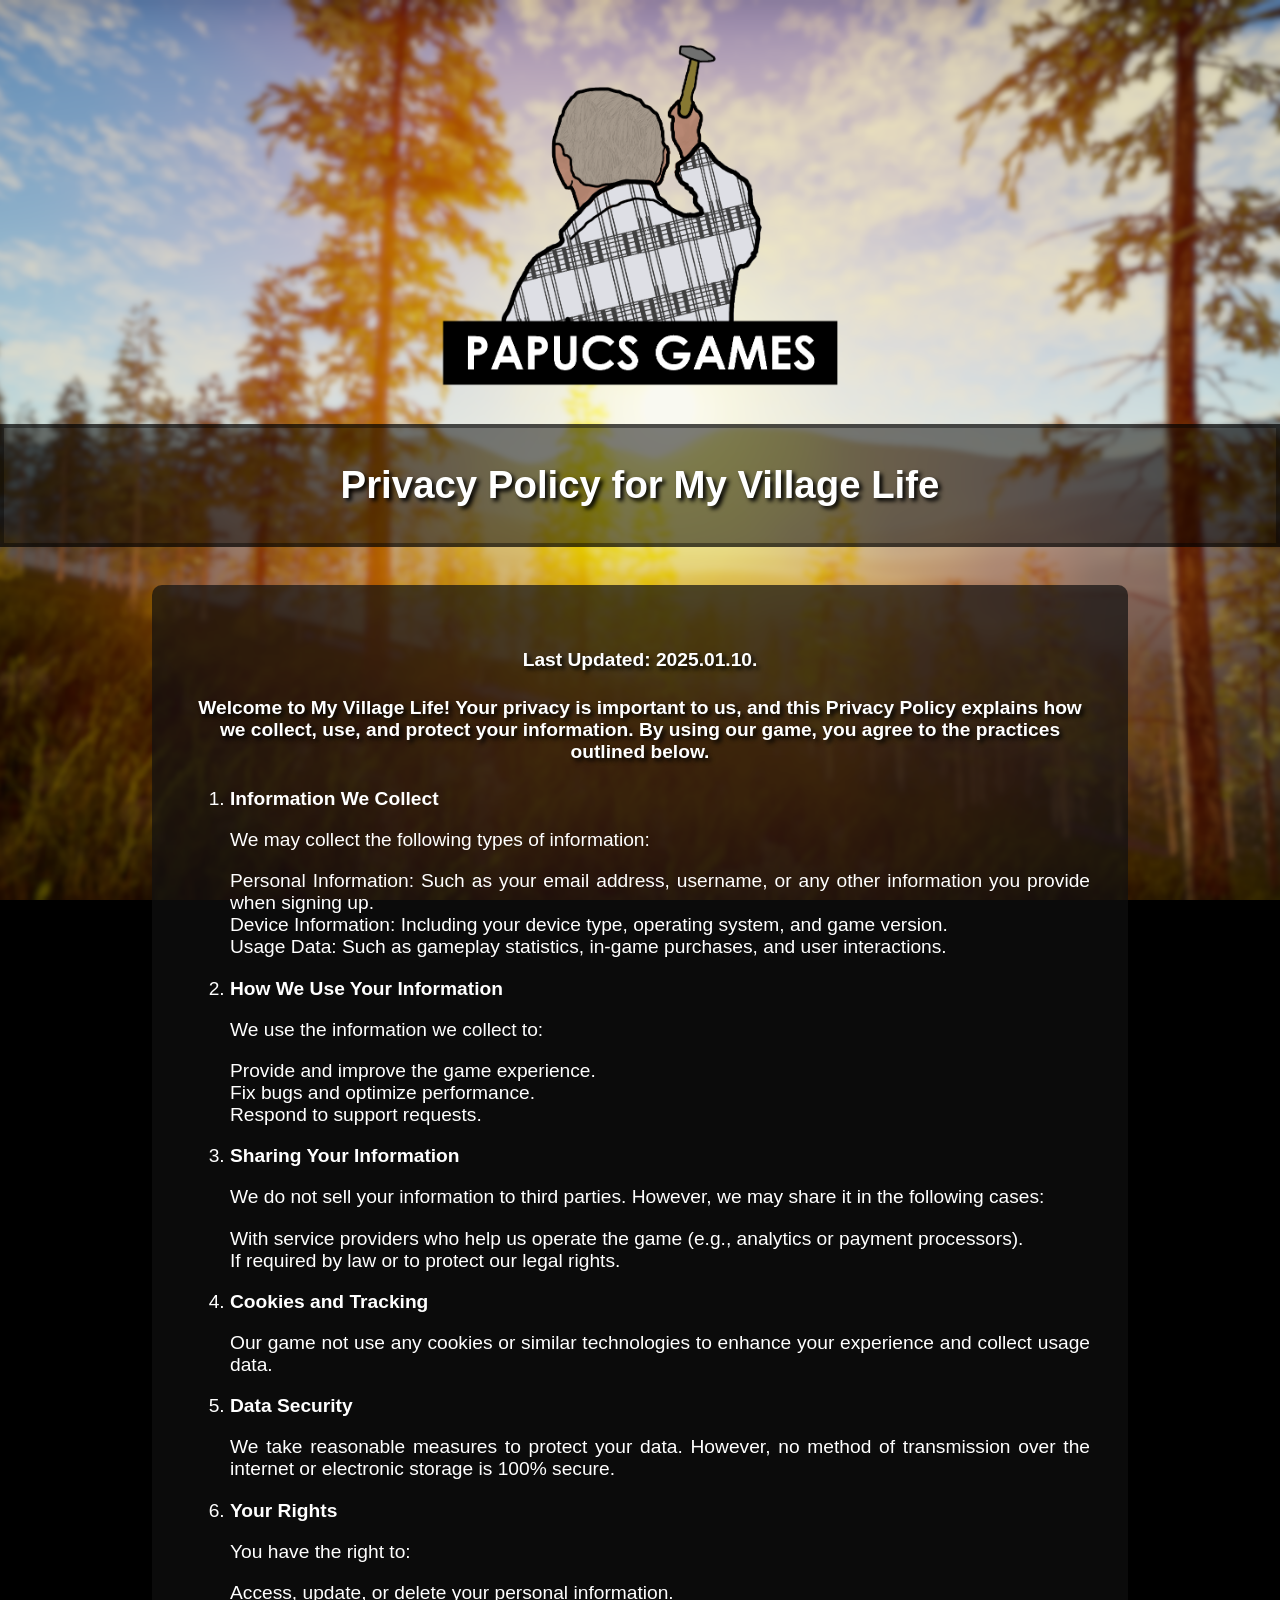
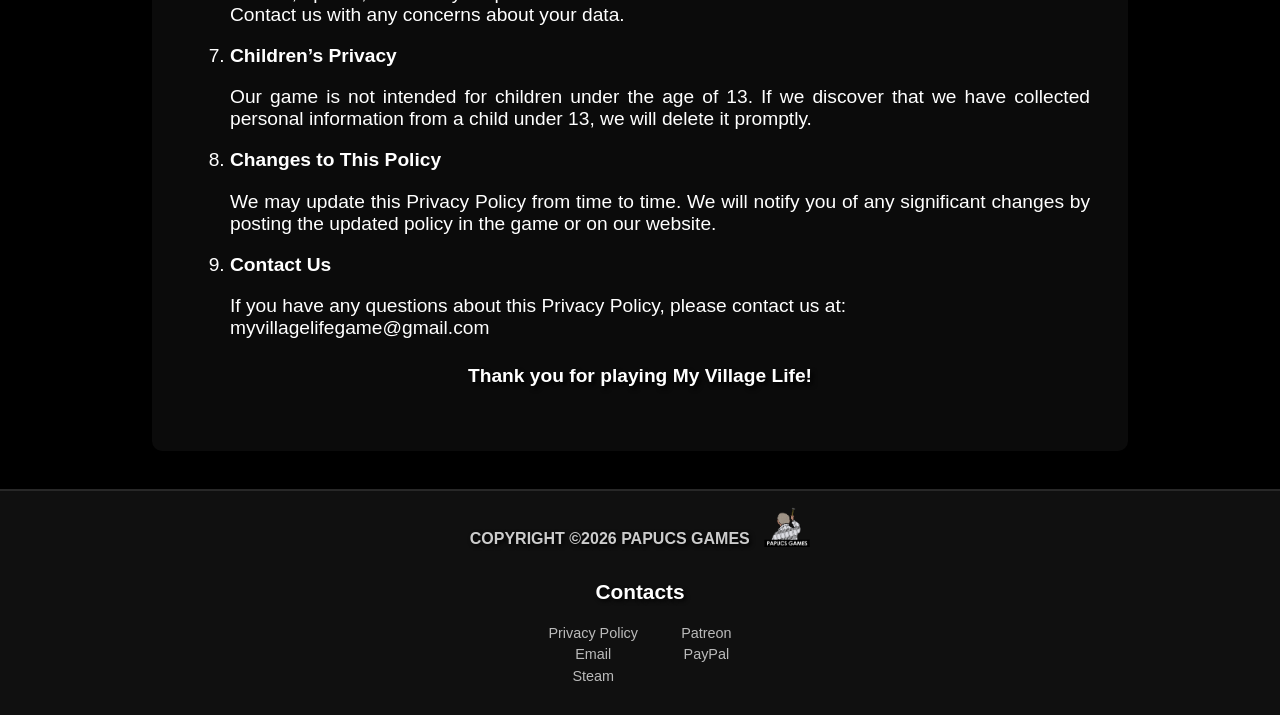
<file: mvlpry.html>
<!DOCTYPE html>
<html lang="en">
<head>
    <meta charset="UTF-8">
    <meta name="viewport" content="width=device-width, initial-scale=1.0">
    <title>Papucs Games</title>
    <script src="runtime.js"></script>
    <link rel="stylesheet" href="mvlstyle.css">
</head>

<header>
    <a href="index.html"><img src="images/logo_pg.png" alt="Papucs Games Logo" id="pglogoBig" class="responsive-img"></a>
</header>

<body>
<div class="opBackground">
    <h1>Privacy Policy for My Village Life</h1>
</div>

<div class="privacy">
    <h4>Last Updated: 2025.01.10.</h4>

    <h4>Welcome to My Village Life! Your privacy is important to us, and this Privacy Policy explains how we collect, use, and protect your information. By using our game, you agree to the practices outlined below.</h4>

    <ol>
        <li>
            <p class="priv-label">Information We Collect</p>
            <p>We may collect the following types of information:</p>
            <p>Personal Information: Such as your email address, username, or any other information you provide when signing up.<br>
                Device Information: Including your device type, operating system, and game version.<br>
                Usage Data: Such as gameplay statistics, in-game purchases, and user interactions.</p>
        </li>
        <li>
            <p class="priv-label">How We Use Your Information</p>
            <p>We use the information we collect to:</p>
            <p>Provide and improve the game experience. <br>
                Fix bugs and optimize performance.<br>
                Respond to support requests.</p>
        </li>
        <li>
            <p class="priv-label">Sharing Your Information</p>
            <p>We do not sell your information to third parties. However, we may share it in the following cases:</p>
            <p> With service providers who help us operate the game (e.g., analytics or payment processors). <br>
                If required by law or to protect our legal rights.</p>
        </li>
        <li>
            <p class="priv-label">Cookies and Tracking</p>
            <p>Our game not use any cookies or similar technologies to enhance your experience and collect usage data.</p>
        </li>
        <li>
            <p class="priv-label">Data Security</p>
            <p>We take reasonable measures to protect your data. However, no method of transmission over the internet or electronic storage is 100% secure.</p>
        </li>
        <li>
            <p class="priv-label">Your Rights</p>
            <p>You have the right to:</p>
            <p>Access, update, or delete your personal information. <br>
                Contact us with any concerns about your data.</p>
        </li>
        <li>
            <p class="priv-label">Children’s Privacy</p>
            <p>Our game is not intended for children under the age of 13. If we discover that we have collected personal information from a child under 13, we will delete it promptly.</p>
        </li>
        <li>
            <p class="priv-label">Changes to This Policy</p>
            <p>We may update this Privacy Policy from time to time. We will notify you of any significant changes by posting the updated policy in the game or on our website.</p>
        </li>
        <li>
            <p class="priv-label">Contact Us</p>
            <p>If you have any questions about this Privacy Policy, please contact us at: <br>
                myvillagelifegame@gmail.com</p>
        </li>
    </ol>

    <h4>Thank you for playing My Village Life!</h4>
</div>

<footer>
    <div class="footer-content">
        <p id="footerP">
            COPYRIGHT ©2026 PAPUCS GAMES <img src="images/logo_pg.png" alt="Papucs Games Small Logo" id="pglogo">
        </p>

        <div id="contactD">
            <h2>Contacts</h2>
            <div class="footer-links">
                <div class="footer-column">
                    <a href="mvlpry.html">Privacy Policy</a>
                    <a href="mailto:myvillagelifegame@gmail.com">Email</a>
                    <a href="https://store.steampowered.com/search?term=Papucs+Games" target="_blank">Steam</a>
                </div>
                <div class="footer-column">
                    <a href="https://www.patreon.com/PapucsGames" target="_blank">Patreon</a>
                    <a href="https://www.paypal.com/donate/?hosted_button_id=KWHLLLBB5X7QS" target="_blank">PayPal</a>
                </div>
            </div>
        </div>
    </div>
</footer>
</body>
</html>
</file>
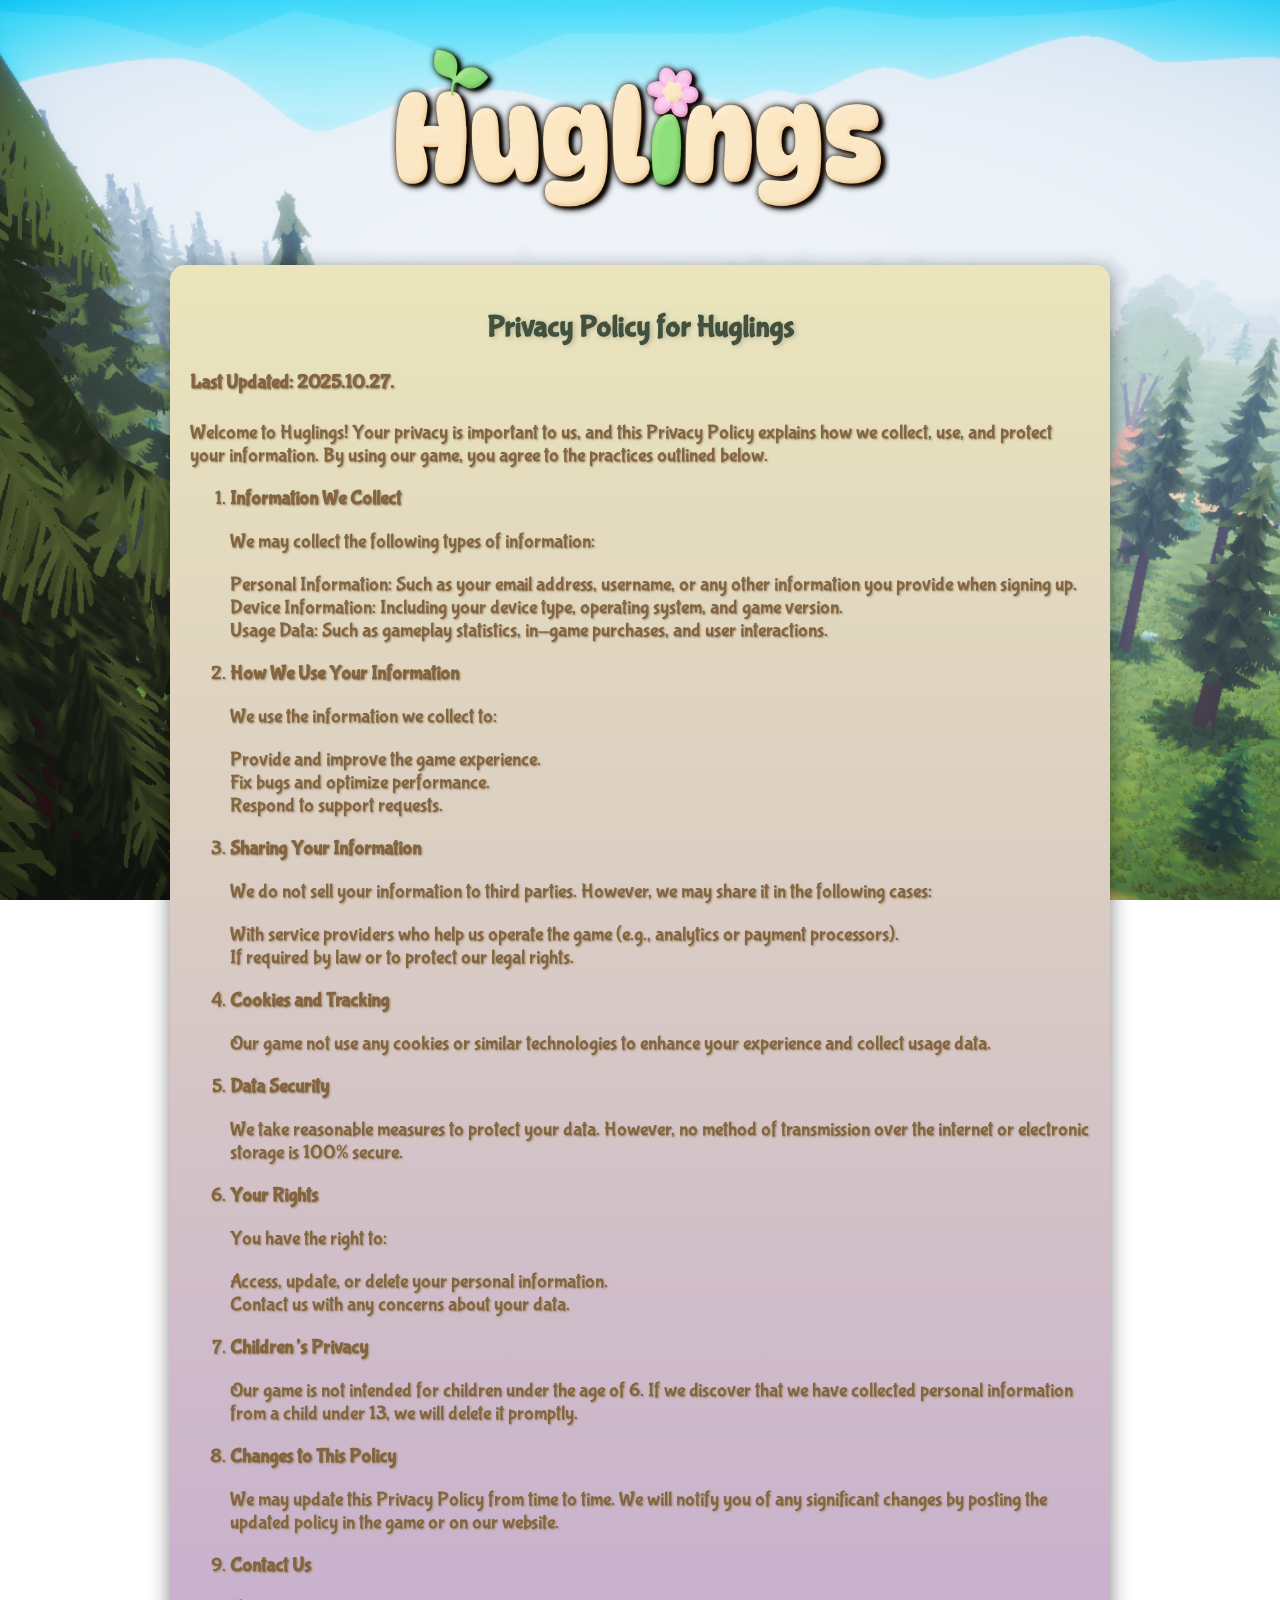
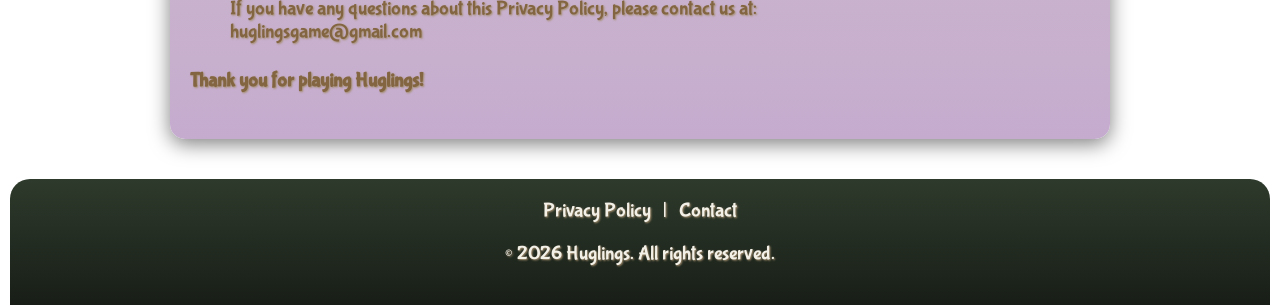
<file: privacy.html>
<!DOCTYPE html>
<html lang="en">
<head>
  <meta charset="UTF-8">
  <meta name="viewport" content="width=device-width, initial-scale=1.0">
  <title>Huglings</title>
   <link rel="icon" type="image/png" href="photos/huglingsGameIcon.png">
  <link rel="preconnect" href="https://fonts.googleapis.com">
  <link rel="preconnect" href="https://fonts.gstatic.com" crossorigin>
  <link href="https://fonts.googleapis.com/css2?family=Bubblegum+Sans&display=swap" rel="stylesheet">
  <link rel="stylesheet" href="style.css">
  <link href="https://fonts.googleapis.com/css2?family=Quicksand:wght@400;600&display=swap" rel="stylesheet">
</head>
<body>
<header>
  <a href="index.html"><img src="photos/logo.png" alt="Huglings Logo" class="logo"></a>
</header>

<main>
  <section class="privacy">
    <h1 class="privacyh1">Privacy Policy for Huglings</h1>
    <h4>Last Updated: 2025.10.27.</h4>

    <p>Welcome to Huglings! Your privacy is important to us, and this Privacy Policy explains how we collect, use, and protect your information. By using our game, you agree to the practices outlined below.</p>

    <ol>
      <li>
        <p class="priv-label">Information We Collect</p>
        <p>We may collect the following types of information:</p>
        <p>Personal Information: Such as your email address, username, or any other information you provide when signing up.<br>
          Device Information: Including your device type, operating system, and game version.<br>
          Usage Data: Such as gameplay statistics, in-game purchases, and user interactions.</p>
      </li>
      <li>
        <p class="priv-label">How We Use Your Information</p>
        <p>We use the information we collect to:</p>
        <p>Provide and improve the game experience. <br>
          Fix bugs and optimize performance.<br>
          Respond to support requests.</p>
      </li>
      <li>
        <p class="priv-label">Sharing Your Information</p>
        <p>We do not sell your information to third parties. However, we may share it in the following cases:</p>
        <p> With service providers who help us operate the game (e.g., analytics or payment processors). <br>
          If required by law or to protect our legal rights.</p>
      </li>
      <li>
        <p class="priv-label">Cookies and Tracking</p>
        <p>Our game not use any cookies or similar technologies to enhance your experience and collect usage data.</p>
      </li>
      <li>
        <p class="priv-label">Data Security</p>
        <p>We take reasonable measures to protect your data. However, no method of transmission over the internet or electronic storage is 100% secure.</p>
      </li>
      <li>
        <p class="priv-label">Your Rights</p>
        <p>You have the right to:</p>
        <p>Access, update, or delete your personal information. <br>
          Contact us with any concerns about your data.</p>
      </li>
      <li>
        <p class="priv-label">Children’s Privacy</p>
        <p>Our game is not intended for children under the age of 6. If we discover that we have collected personal information from a child under 13, we will delete it promptly.</p>
      </li>
      <li>
        <p class="priv-label">Changes to This Policy</p>
        <p>We may update this Privacy Policy from time to time. We will notify you of any significant changes by posting the updated policy in the game or on our website.</p>
      </li>
      <li>
        <p class="priv-label">Contact Us</p>
        <p>If you have any questions about this Privacy Policy, please contact us at: <br>
          huglingsgame@gmail.com</p>
      </li>
    </ol>

    <h4>Thank you for playing Huglings!</h4>
    </div>
  </section>
</main>

<footer>
  <div class="footer-links">
    <a href="#">Privacy Policy</a> |
    <a href="mailto:contact@huglings.com">Contact</a>
  </div>
  <p>© 2026 Huglings. All rights reserved.</p>
</footer>

<script src="backengine.js"></script>
</body>
</html>
</file>
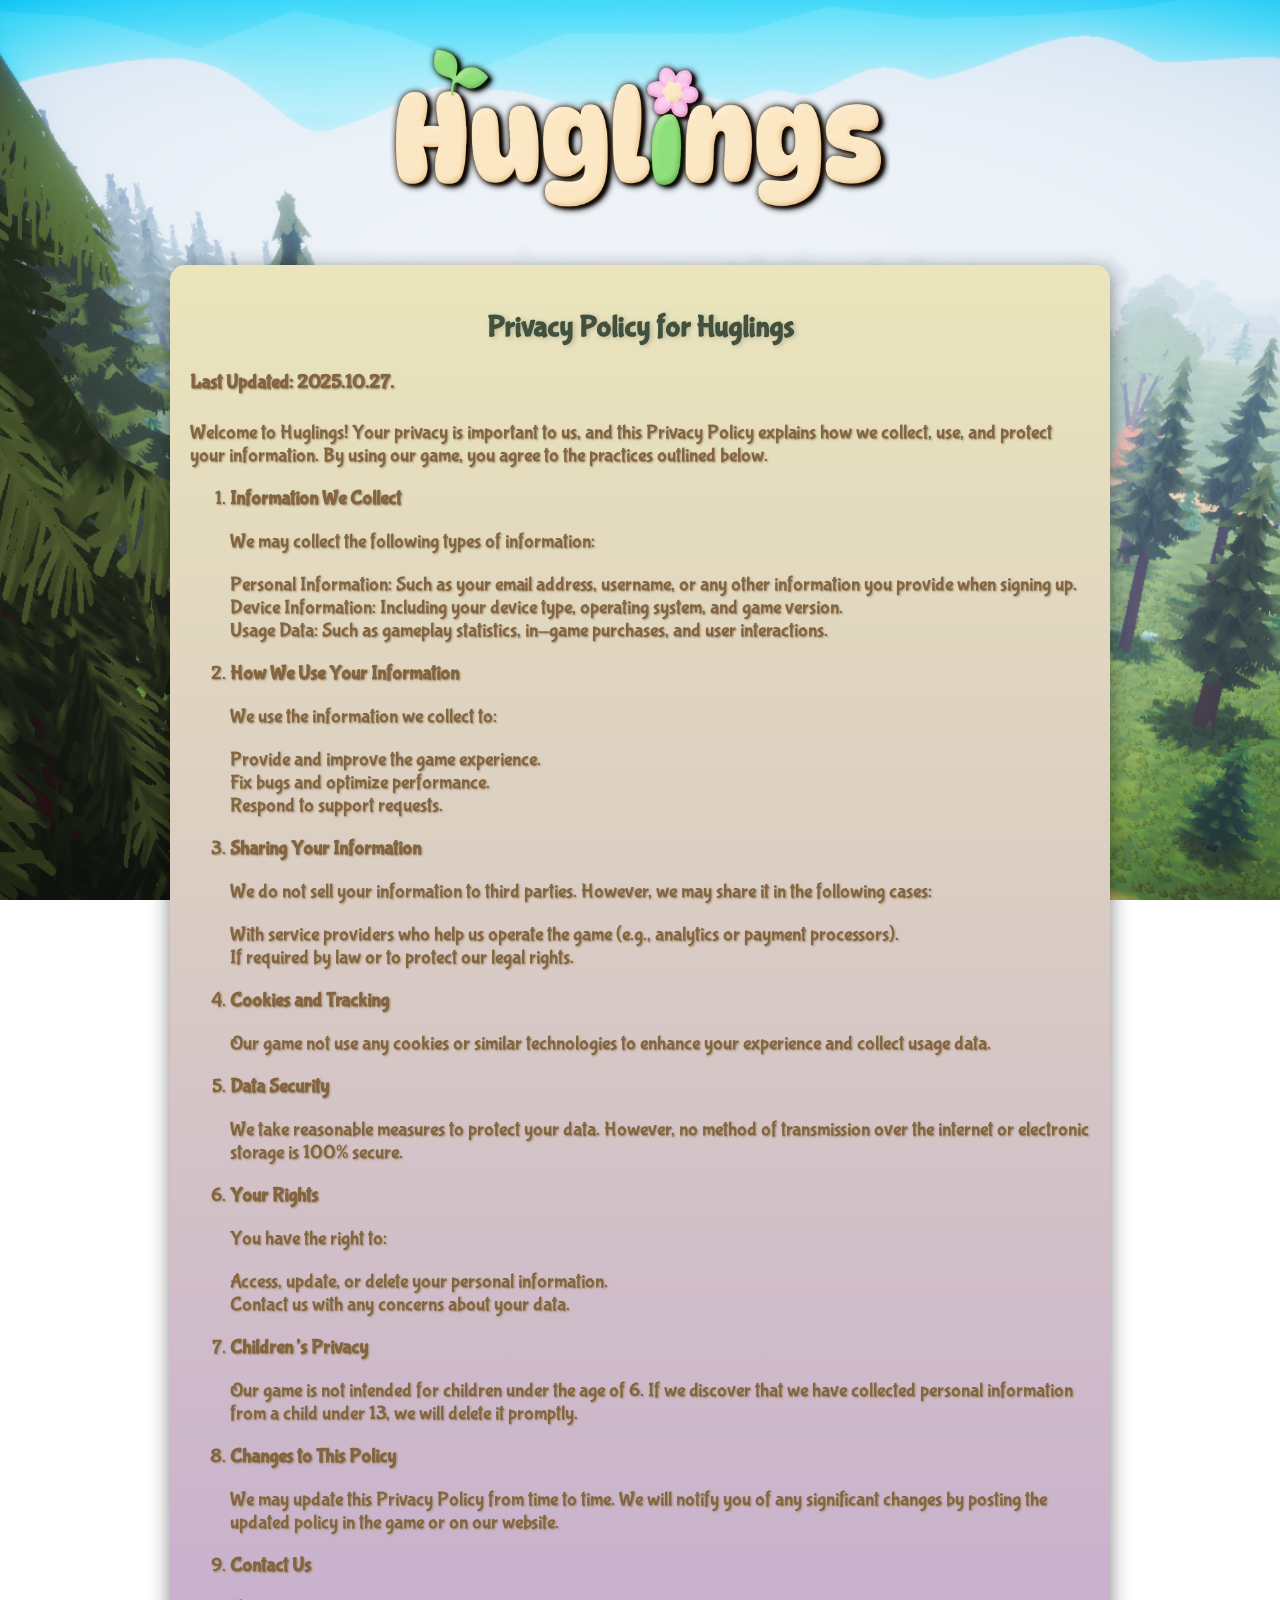
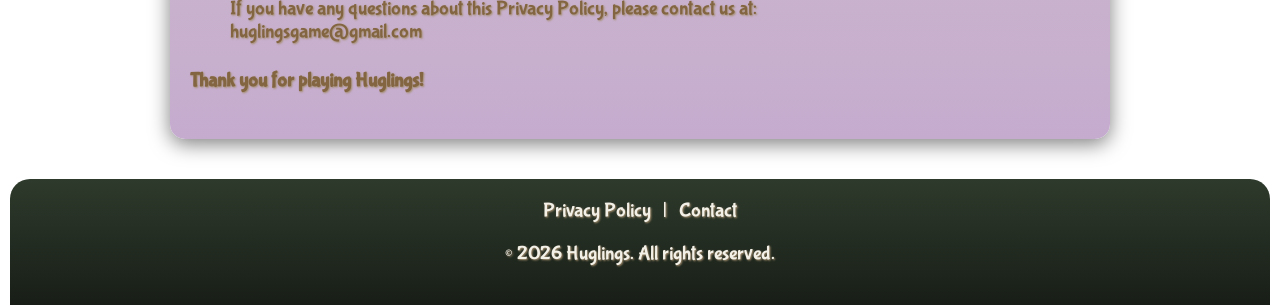
<file: privacy_huglings.html>
<!DOCTYPE html>
<html lang="en">
<head>
  <meta charset="UTF-8">
  <meta name="viewport" content="width=device-width, initial-scale=1.0">
  <title>Cuddlecados Games</title>
  <link rel="icon" type="image/png" href="photos/devlogo.png">
  <link rel="preconnect" href="https://fonts.googleapis.com">
  <link rel="preconnect" href="https://fonts.gstatic.com" crossorigin>
  <link href="https://fonts.googleapis.com/css2?family=Bubblegum+Sans&display=swap" rel="stylesheet">
  <link rel="stylesheet" href="style.css">
  <link href="https://fonts.googleapis.com/css2?family=Quicksand:wght@400;600&display=swap" rel="stylesheet">
</head>
<body>
<header>
  <a href="index.html"><img src="photos/logo.png" alt="Huglings Logo" class="logo"></a>
</header>

<main>
  <section class="privacy">
    <h1 class="privacyh1">Privacy Policy for Huglings</h1>
    <h4>Last Updated: 2025.10.27.</h4>

    <p>Welcome to Huglings! Your privacy is important to us, and this Privacy Policy explains how we collect, use, and protect your information. By using our game, you agree to the practices outlined below.</p>

    <ol>
      <li>
        <p class="priv-label">Information We Collect</p>
        <p>We may collect the following types of information:</p>
        <p>Personal Information: Such as your email address, username, or any other information you provide when signing up.<br>
          Device Information: Including your device type, operating system, and game version.<br>
          Usage Data: Such as gameplay statistics, in-game purchases, and user interactions.</p>
      </li>
      <li>
        <p class="priv-label">How We Use Your Information</p>
        <p>We use the information we collect to:</p>
        <p>Provide and improve the game experience. <br>
          Fix bugs and optimize performance.<br>
          Respond to support requests.</p>
      </li>
      <li>
        <p class="priv-label">Sharing Your Information</p>
        <p>We do not sell your information to third parties. However, we may share it in the following cases:</p>
        <p> With service providers who help us operate the game (e.g., analytics or payment processors). <br>
          If required by law or to protect our legal rights.</p>
      </li>
      <li>
        <p class="priv-label">Cookies and Tracking</p>
        <p>Our game not use any cookies or similar technologies to enhance your experience and collect usage data.</p>
      </li>
      <li>
        <p class="priv-label">Data Security</p>
        <p>We take reasonable measures to protect your data. However, no method of transmission over the internet or electronic storage is 100% secure.</p>
      </li>
      <li>
        <p class="priv-label">Your Rights</p>
        <p>You have the right to:</p>
        <p>Access, update, or delete your personal information. <br>
          Contact us with any concerns about your data.</p>
      </li>
      <li>
        <p class="priv-label">Children’s Privacy</p>
        <p>Our game is not intended for children under the age of 6. If we discover that we have collected personal information from a child under 13, we will delete it promptly.</p>
      </li>
      <li>
        <p class="priv-label">Changes to This Policy</p>
        <p>We may update this Privacy Policy from time to time. We will notify you of any significant changes by posting the updated policy in the game or on our website.</p>
      </li>
      <li>
        <p class="priv-label">Contact Us</p>
        <p>If you have any questions about this Privacy Policy, please contact us at: <br>
          huglingsgame@gmail.com</p>
      </li>
    </ol>

    <h4>Thank you for playing Huglings!</h4>
    </div>
  </section>
</main>

<footer>
  <div class="footer-links">
    <a href="#">Privacy Policy</a> |
    <a href="mailto:contact@huglings.com">Contact</a>
  </div>
  <p>© 2026 Huglings. All rights reserved.</p>
</footer>

<script src="backengine.js"></script>
</body>
</html>
</file>
<file: mvlstyle.css>
/* ========== ALAPSTÍLUSOK ========== */
body {
    background-color: black;
    background-image: url(images/backgorund_blur.png);
    background-position: center center;
    background-attachment: fixed;
    background-repeat: no-repeat;
    background-size: cover;
    font-family: "Rubik", sans-serif;
    font-optical-sizing: auto;
    font-style: normal;
    color: white;
    text-align: justify;
    font-size: 1.2rem;
    margin: 0;
    padding: 0;
}

/* ======= SZEKCIÓK ======= */
.opBackground {
    background-color: rgba(0, 0, 0, 0.5);
    border: 4px solid rgba(0, 0, 0, 0.4);
    text-align: center;
    padding: 0.5em;
    margin-top: 2em;
}

/* ======= FEJLÉC ======= */
#pglogoBig {
    width: 100%;
    max-width: 400px;
    height: auto;
    display: block;
    margin: 2em auto;
}

/* ======= LEÍRÁS BLOKK ======= */
.description {
    background-color: rgba(0, 0, 0, 0.85);
    padding: 1.2em;
    margin: 2em auto;
    border-radius: 8px;
    width: 80%;
    max-width: 800px;
    text-align: justify;
}

/* ======= GOMBOK ======= */
ul.buttons {
    list-style: none;
    display: flex;
    flex-wrap: wrap;
    justify-content: center;
    gap: 1em;
    padding: 0;
    margin: 2em 0;
}

ul.buttons li img {
    width: 80px;
    height: 80px;
    filter: invert(100%);
    transition: transform 0.3s, filter 0.3s;
}

ul.buttons li img:hover {
    transform: scale(1.2);
    filter: invert(80%) sepia(30%);
}

ul.buttons li {
    flex: 1 1 100px;
    text-align: center;
}

.btns,
.btnsWide,
.btnsLast {
    width: 100%;
    max-width: 120px;
    height: auto;
    transition: transform 0.2s;
}

.btns:hover,
.btnsWide:hover,
.btnsLast:hover {
    transform: scale(1.05);
}

#pglogoBig {
    transition: transform 0.5s;
}

#pglogoBig:hover {
    transform: scale(1.1);
}

/* ======= JÁTÉK RÉSZ ======= */
#mvllogo {
    width: 70%;
    max-width: 300px;
    display: block;
    margin: 1.5em auto;
}

.borito {
    width: 60%;
    max-width: 250px;
    display: block;
    margin: 1em auto;
}

iframe {
    width: 100%;
    max-width: 560px;
    height: auto;
    aspect-ratio: 16 / 9;
    display: block;
    margin: 1.5em auto;
    border: none;
}

/* ======= REVIEWS ======= */
.review {
    display: flex;
    flex-direction: column;
    align-items: center;
    gap: 1.5em;
    margin: 2em auto;
    width: 90%;
    max-width: 900px;
}

.review-item {
    display: flex;
    align-items: center;
    background-color: rgba(0, 0, 0, 0.85);
    padding: 1.2em;
    border-radius: 10px;
    width: 100%;
    font-style: italic;
    box-shadow: 0 0 10px rgba(0, 0, 0, 0.4);
}

.review-item img.reviewIcon {
    width: 80px;
    height: auto;
    border-radius: 6px;
    margin-right: 1em;
    flex-shrink: 0;
}

.review-item p {
    flex: 1;
    margin: 0;
    line-height: 1.4em;
    text-align: left;
}

/* Mobilon egymás alá kerül */
@media (max-width: 600px) {
    .review-item {
        flex-direction: column;
        text-align: center;
    }

    .review-item img.reviewIcon {
        margin: 0 0 0.8em 0;
    }
}

/* ======= SCREENSHOTOK ======= */
.screens {
    display: block;
    width: 80%;
    max-width: 600px;
    margin: 1.5em auto;
    border-radius: 8px;
}

/* ======= MODERN FOOTER ======= */
footer {
    background-color: rgba(17, 17, 17, 0.95);
    padding-bottom: 2em;
    color: #ccc;
    font-size: 0.95rem;
    text-align: center;
    border-top: 2px solid rgba(255, 255, 255, 0.1);
    margin-top: 1em;
}

.footer-content {
    max-width: 1000px;
    margin: 0 auto;
}

#footerP {
    font-weight: bold;
    font-size: 1rem;
    text-shadow: black 2px 2px 4px;
    margin-bottom: 2em;
}

#pglogo {
    height: 35px;
    vertical-align: middle;
    margin-left: 10px;
}

#contactD {
    text-align: center;
}

#contactD h2 {
    color: #fff;
    font-size: 1.3rem;
    margin-bottom: 1em;
    text-shadow: black 2px 2px 4px;
}

.footer-links {
    display: flex;
    justify-content: center;
    flex-wrap: wrap;
    gap: 3em;
}

.footer-column {
    display: flex;
    flex-direction: column;
    gap: 0.4em;
}

.footer-column a {
    color: #bbb;
    text-decoration: none;
    transition: color 0.3s ease, transform 0.3s ease;
}

.footer-column a:hover {
    color: #ffcc00;
    transform: translateX(5px);
}

/* ======= RESZPONZÍV FOOTER ======= */
@media (max-width: 768px) {
    .footer-links {
        flex-direction: column;
        align-items: center;
        gap: 2em;
    }

    .footer-column {
        align-items: center;
    }

    #footerP {
        font-size: 0.9rem;
    }
}

#pglogo {
    height: 40px;
    vertical-align: text-bottom;
    horiz-align: center;
}

#contactD {
    max-width: 900px;
    margin: 0 auto;
    color: gray;
    font-size: 0.9rem;
}

#contsTable {
    width: 100%;
}

#contsTable td {
    vertical-align: top;
    padding: 0.5em;
}

#contsTable a {
    color: rgb(180, 180, 180);
    text-decoration: none;
}

/* ======= PRIVACY ======= */
.privacy {
    background-color: rgba(17, 17, 17, 0.7);
    padding: 2em;
    margin: 2em auto;
    max-width: 900px;
    border-radius: 10px;
}

.priv-label {
    font-weight: bold;
}

/* ======= FEJ & CÍMEK ======= */
h1, h2, h3, h4 {
    text-shadow: black 3px 3px 4px;
    text-align: center;
}

a {
    font-style: normal;
    color: rgb(255, 204, 0);
}

/* ======= RESZPONZÍV TÖRÉSPONTOK ======= */

/* Tablet */
@media (max-width: 1024px) {
    .description, .reviewL, .reviewR {
        width: 90%;
    }
}

/* Mobil */
@media (max-width: 768px) {
    body {
        font-size: 0.95rem;
        text-align: left;
    }

    .description, .reviewL, .reviewR {
        width: 95%;
        padding: 1em;
    }

    ul.buttons {
        gap: 0.5em;
    }

    .btns, .btnsWide, .btnsLast {
        max-width: 80px;
    }

    iframe {
        width: 100%;
        max-width: none;
        aspect-ratio: 16 / 9;
    }

    #contactD {
        font-size: 0.8rem;
    }

    #contsTable {
        display: block;
    }

    #contsTable td {
        display: block;
        width: 100%;
    }
}

/* Kis telefon */
@media (max-width: 480px) {
    #pglogoBig {
        max-width: 250px;
    }

    .borito, #mvllogo {
        width: 80%;
    }

    .screens {
        width: 95%;
    }

    .btns, .btnsWide, .btnsLast {
        max-width: 70px;
    }

    h1 {
        font-size: 1.3rem;
    }

    h3, h4 {
        font-size: 1rem;
    }
}


/* ======= BORÍTÓ KÉP KÖZÉPRE ======= */
section {
    display: flex;
    flex-direction: column;
    align-items: center;
    justify-content: center;
    text-align: center;
}

section a {
    display: inline-block;
    justify-content: center;
    text-align: center;
    width: auto;
}

/* ======= BORÍTÓ HOVER EFFEKT ======= */
.borito {
    width: 100%;
    max-width: 250px;
    height: auto;
    display: block;
    margin: 1em auto;
    transition: transform 0.4s ease, box-shadow 0.4s ease;
    cursor: pointer;
    transform-origin: center center;
}

.borito:hover {
    transform: rotate(-6deg) scale(1.15);
}

/* ======= GAMES GRID ======= */
.games-container {
    display: grid;
    grid-template-columns: repeat(auto-fit, minmax(320px, 1fr));
    gap: 2em;
    justify-items: center;
    align-items: start;
    max-width: 1200px;
    margin: 2em auto;
    padding: 0 1em;
}

/* A section kinézete marad középre igazított */
.games-container section {
    background-color: rgba(0, 0, 0, 0.7);
    border-radius: 10px;
    width: 350px;
    padding: 1em;
    text-align: center;
    transition: transform 0.3s ease, box-shadow 0.3s ease;
}

.games-container section:hover {
    transform: translateY(-5px);
    box-shadow: 0 5px 20px rgba(0, 0, 0, 0.4);
}

/* Mobil barát módosítás — 1 oszlop, ha nem fér el kettő */
@media (max-width: 768px) {
    .games-container {
        grid-template-columns: 1fr;
    }
}
</file>
<file: style.css>
html {
    font-size: clamp(18px, 2.5vw, 20px);
    scroll-behavior: smooth;
}

body {
    font-family: "Bubblegum Sans", sans-serif;
    font-weight: 200;
    font-style: normal;
    margin: 0 auto;
    max-width: 100%;
    padding: 0 10px; /* kis oldalsó margó mobilon */
    background: linear-gradient(to bottom, #678166, #3a5038);
    background-image: url(photos/background.png);
    background-repeat: no-repeat;
    background-position: center center;
    background-size: cover;
    background-attachment: fixed;

    color: #836641;
    text-shadow: 1px 1px 2px rgb(163, 141, 109);
    display: flex;
    flex-direction: column;
    align-items: center;
    text-align: center;
    box-sizing: border-box;
}

.bg {
    position: fixed;
    top: 0;
    left: 0;
    width: 100%;
    height: 120vh; /* van "tartalék" lefelé */
    
    background-image: url("photos/background.png");
    background-repeat: no-repeat;
    background-position: center top;
    background-size: cover;

    z-index: -1;
    will-change: transform;
}

.content {
    min-height: 200vh; /* csak hogy legyen scroll */
}

main, .description, .developers, .privacy {
    margin: 0 auto;
}

/* =======================
   HEADER
======================= */
header .logo {
    width: 500px;
    max-width: 80vw; /* kisebb képernyőkön arányosan csökken */
    margin: 20px 0;
    border-radius: 15px;
}

.logo {
    transition: transform 0.3s, filter 0.3s;
}

.logo:hover {
    transform: scale(1.1);
}

#CuddlecadosLogo {
    width: 800px;
    margin-top: 10%;
    margin-bottom: 2%;
}

/* =======================
   SOCIAL IKONOK
======================= */
.socials {
    display: flex;
    flex-wrap: wrap; /* kis képernyőn több sorba törik */
    gap: 30px;
    justify-content: center;
    margin: 20px auto 30px;
    width: 100%;
    max-width: 700px;
}

.socials img {
    width: 37px;
    height: 37px;

    filter:
        invert(33%)
        sepia(28%)
        saturate(400%)
        hue-rotate(80deg)
        brightness(100%)
        contrast(80%);

    transition: transform 0.3s, filter 0.3s;
}

.socials img:hover {
    transform: scale(1.2);
    filter: invert(80%) sepia(30%) hue-rotate(60deg);
}

/* =======================
   LEÍRÁS
======================= */
.description {
    color: #836641;
    max-width: 900px;
    padding: 20px;
    background:linear-gradient(to bottom, #eae5bb, #c5accf);
    border-radius: 15px;
    margin-bottom: 40px;
    box-shadow: 0 5px 20px rgba(0,0,0,0.5);
}

.privacy {
    text-align: left;
    color: #836641;
    max-width: 900px;
    padding: 20px;
    background:linear-gradient(to bottom, #eae5bb, #c5accf);
    border-radius: 15px;
    margin-bottom: 40px;
    box-shadow: 0 5px 20px rgba(0,0,0,0.5);
}

.priv-label {
    font-weight: bold;
}

h1, h2 {
    color: cornsilk;
    text-shadow: 3px 1px 3px rgb(78, 68, 47);
}

.description h1,
.description h2,
.developers h1,
.developers h2 {
    color: #4e654c;
    text-shadow: 3px 1px 3px rgb(172, 150, 102);
}

.privacyh1 {
    text-align: center;
    color: #41513e;
    text-shadow: 2px 1px 5px rgba(0,0,0,0.2);
}

ul {
    text-align: left;
    display: inline-block;
}

/* =======================
   TRAILER
======================= */
.trailer iframe {
    width: 100%;
    max-width: 700px;
    aspect-ratio: 16 / 9; /* automatikus méret */
    height: auto;
    border: none;
    border-radius: 10px;
    margin-top: 20px;
}

/* =======================
   SCREENSHOTS
======================= */
.screenshots {
    max-width: 1000px;
    margin-bottom: 50px;
}

.gallery {
    display: grid;
    grid-template-columns: repeat(auto-fit, minmax(250px, 1fr));
    gap: 15px;
}

.gallery img {
    width: 100%;
    border-radius: 15px;
    transition: transform 0.3s ease;
}

.gallery img:hover {
    transform: scale(1.03);
}

/* =======================
   FEJLESZTŐK
======================= */
.developers {
    background: linear-gradient(to bottom, #c8b3d3, #eae5bb);
    padding: 30px;
    border-radius: 15px;
    max-width: 900px;
    margin-bottom: 50px;
    box-shadow: 0 4px 10px rgba(0,0,0,0.1);
}

.dev-logo {
    width: 250px;
    max-width: 80vw;
    margin-bottom: 15px;
    transition: transform 0.3s;
}

.publisher-logo {
    width: 150px;
    max-width: 80vw;
    margin-bottom: 15px;
    transition: transform 0.3s;
}

.dev-pics {
    display: flex;
    flex-wrap: wrap;
    justify-content: center;
    gap: 30px;
}

.dev-card img {
    width: 180px;
    border-radius: 50%;
    object-fit: cover;
    box-shadow: 0 4px 8px rgba(0,0,0,0.2);
    transition: transform 0.3s;
}

.dev-card img:hover {
    transform: scale(1.1);
}

.dev-card p {
    margin-top: 10px;
    font-weight: bold;
}

.dev-logo:hover {
    transform: scale(1.1);
}

.publisher-logo:hover {
    transform: scale(1.1);
}

/* =======================
   FOOTER
======================= */
footer {
    width: 100%;
    background: linear-gradient(to bottom, #2e3a2c, #181e17) ;
    color: #f3f0e8;
    padding: 20px 0;
    border-top-left-radius: 20px;
    border-top-right-radius: 20px;
    text-align: center;
}

.footer-links a {
    color: #f3f0e8;
    text-decoration: none;
    margin: 0 8px;
    transition: color 0.3s;
}

.footer-links a:hover {
    color: #c1d8a9;
}

/* =======================
   RESZPONZIVITÁS
======================= */

/* Tablet nézet (max 900px) */
@media (max-width: 900px) {
    .description, .developers, .privacy {
        padding: 15px;
    }

    .dev-card img {
        width: 130px;
        height: 130px;
    }

    .gallery {
        grid-template-columns: repeat(auto-fit, minmax(200px, 1fr));
    }
}

/* Mobil nézet (max 600px) */
@media (max-width: 600px) {
    header .logo {
        width: 220px;
    }

    .socials img {
        width: 32px;
        height: 32px;
    }

    .gallery {
        grid-template-columns: repeat(2, 1fr);
        gap: 10px;
    }

    .gallery img {
        width: 100%;
        border-radius: 12px;
    }   

    .dev-card img {
        width: 100px;
        height: 100px;
    }

    footer {
        font-size: 0.9em;
        padding: 15px 0;
    }
}

/* =======================
   LIGHTBOX (Képnagyítás)
======================= */
.lightbox {
    position: fixed;
    top: 0;
    left: 0;
    width: 100%;
    height: 100%;
    background: rgba(0,0,0,0.8);
    display: flex;
    align-items: center;
    justify-content: center;
    z-index: 999;
    opacity: 0;
    pointer-events: none;
    transition: opacity 0.3s ease;
}

.lightbox.active {
    opacity: 1;
    pointer-events: auto;
}

.lightbox img {
    max-width: 85%;
    max-height: 80%;
    border-radius: 10px;
    box-shadow: 0 0 20px rgba(255,255,255,0.3);
    transition: transform 0.3s ease;
}

.lightbox img:hover {
    transform: scale(1.02);
}

/* HERO PANEL */
.hero-demo {
  position: relative;
  background: linear-gradient(180deg,  #f9cb81 0%,  #b36017 100%);
  padding: 60px 20px;
  border-radius: 25px;
  margin-bottom: 50px;
  overflow: hidden;
}

/* GLOW EFFECT */
.hero-bg-glow {
  position: absolute;
  width: 500px;
  height: 500px;
  background: radial-gradient(circle, rgba(144, 238, 144, 0.3) 0%, transparent 70%);
  top: -100px;
  left: -100px;
  animation: floatGlow 6s ease-in-out infinite alternate;
  z-index: 0;
}

@keyframes floatGlow {
  0% { transform: translate(0,0); }
  100% { transform: translate(40px,40px); }
}

/* CONTENT */
.hero-content {
  position: relative;
  z-index: 2;
  display: flex;
  flex-wrap: wrap;
  align-items: center;
  justify-content: space-between;
  gap: 40px;
}

/* TEXT */
.hero-text {
  flex: 1;
  min-width: 260px;
  animation: fadeUp 1s ease forwards;
}

.hero-text h2 {
  color: #fffce1;
  font-size: 2.5rem;
  margin-bottom: 15px;
  font-family: 'Bubblegum Sans', cursive;
}

.hero-text p {
  color: #eae5bb;
  margin-bottom: 25px;
  font-size: 1.1rem;
}

/* BUTTON */
.demo-button {
  display: inline-block;
  background: linear-gradient(135deg, #dc78d2, #87dde8);
  color: white;
  padding: 16px 32px;
  border-radius: 14px;
  font-size: 1.2rem;
  text-decoration: none;
  box-shadow: 0 8px 20px rgba(76, 175, 80, 0.3);
  transition: all 0.3s ease;
}

.demo-button:hover {
  transform: translateY(-3px) scale(1.05);
  box-shadow: 0 12px 30px rgba(76, 175, 80, 0.4);
}

/* VIDEO */
.hero-video {
  flex: 1;
  min-width: 300px;
  animation: fadeUp 1.2s ease forwards;
}

.hero-video iframe {
  width: 100%;
  height: 280px;
  border-radius: 20px;
  box-shadow: 0 10px 40px rgba(0,0,0,0.2);
}

/* FADE ANIMATION */
@keyframes fadeUp {
  from {
    opacity: 0;
    transform: translateY(30px);
  }
  to {
    opacity: 1;
    transform: translateY(0);
  }
}

.hero-demo::after {
  content: "";
  position: absolute;
  top: -50%;
  left: -50%;
  width: 200%;
  height: 200%;

  background: linear-gradient(
    120deg,
    transparent 40%,
    rgba(255, 255, 200, 0.4) 50%,
    transparent 60%
  );

  transform: translateX(-100%) translateY(-100%) rotate(10deg);

  animation: shimmerMove 5s linear infinite;

  pointer-events: none;
}

@keyframes shimmerMove {
  0% {
    transform: translateX(-100%) translateY(-100%) rotate(10deg);
  }
  100% {
    transform: translateX(100%) translateY(100%) rotate(10deg);
  }
}

@keyframes cuteBounce {
  0%, 100% {
    transform: translateY(0) scale(1,1);
  }
  10% {
    transform: translateY(-10px) scale(1.05, 0.95);
  }
  20% {
    transform: translateY(0) scale(0.95, 1.05);
  }
  30% {
    transform: translateY(-7px) scale(1.02, 0.98);
  }
  40% {
    transform: translateY(0) scale(1,1);
  }
}

/* gomb animáció */
.demo-button {
  animation: cuteBounce 3s ease-in-out infinite;
}

.demo-button {
  display: inline-block;
  background: linear-gradient(135deg, #dc78d2, #87dde8);
  color: white;
  padding: 16px 32px;
  border-radius: 14px;
  font-size: 1.2rem;
  text-decoration: none;

  transition: transform 0.25s ease, box-shadow 0.25s ease;
}

/* hover növekedés */
.demo-button:hover {
  transform: scale(1.1);
  box-shadow: 0 1px 30px rgba(255, 238, 170, 0.385);
}

.demo-button-wrapper {
  position: relative;
  display: inline-block;
}

.games-section {
    max-width: 900px;
    width: 100%;
    margin: 0 auto 45px;
    box-sizing: border-box;
}

.games-grid {
    display: grid;
    grid-template-columns: repeat(auto-fit, minmax(210px, 1fr));
    gap: 24px;
}

.game-card {
    display: flex;
    flex-direction: column;
    text-decoration: none;
    color: #836641;
    background: linear-gradient(to bottom, #eae5bb, #c5accf);
    border-radius: 15px;
    padding: 12px;
    box-shadow: 0 5px 20px rgba(0, 0, 0, 0.35);
    transition: transform 0.25s ease, box-shadow 0.25s ease;
    box-sizing: border-box;
}

.game-card:hover {
    transform: translateY(-6px);
    box-shadow: 0 10px 26px rgba(0, 0, 0, 0.45);
}

.game-cover {
    width: 100%;
    aspect-ratio: 2 / 3; /* Steam könyvtári álló (600x900) képarány */
    border-radius: 10px;
    overflow: hidden;
    background-color: #678166;
}

.game-cover img {
    width: 100%;
    height: 100%;
    object-fit: cover;
    display: block;
    transition: transform 0.3s ease;
}

.game-card:hover .game-cover img {
    transform: scale(1.04);
}

.game-meta {
    margin-top: 12px;
    padding: 0 4px 4px;
}

.game-title {
    margin: 0 0 4px;
    font-family: "Plus Jakarta Sans", -apple-system, BlinkMacSystemFont, "Segoe UI", Roboto, sans-serif;
    font-size: 1.1rem;
    font-weight: 700;
    letter-spacing: -0.01em;
    color: #ffffff;
    -webkit-text-stroke: 3px #000000; /* Körvonal színe és vastagsága */
    paint-order: stroke fill; /* Szebb, kevésbé elmosódó körvonal */
    text-shadow: 0 2px 4px rgba(0, 0, 0, 0.25);
}

.game-date {
    margin: 0;
    margin-top: 10px;
    font-family: "Poppins", Arial, Helvetica, sans-serif;
    font-size: 0.85rem;
    font-weight: 700;
    letter-spacing: 0.03em;
    line-height: 1.3;
    color: #3d523b;
    text-shadow: none;
}

/* Reszponzív finomhangolás */
@media (max-width: 600px) {
    .games-grid {
        grid-template-columns: repeat(2, 1fr);
        gap: 14px;
    }

    .game-card {
        padding: 9px;
        border-radius: 12px;
    }

    .game-title {
        font-size: 0.98rem;
    }

    .game-date {
        font-size: 0.78rem;
    }
}
</file>
